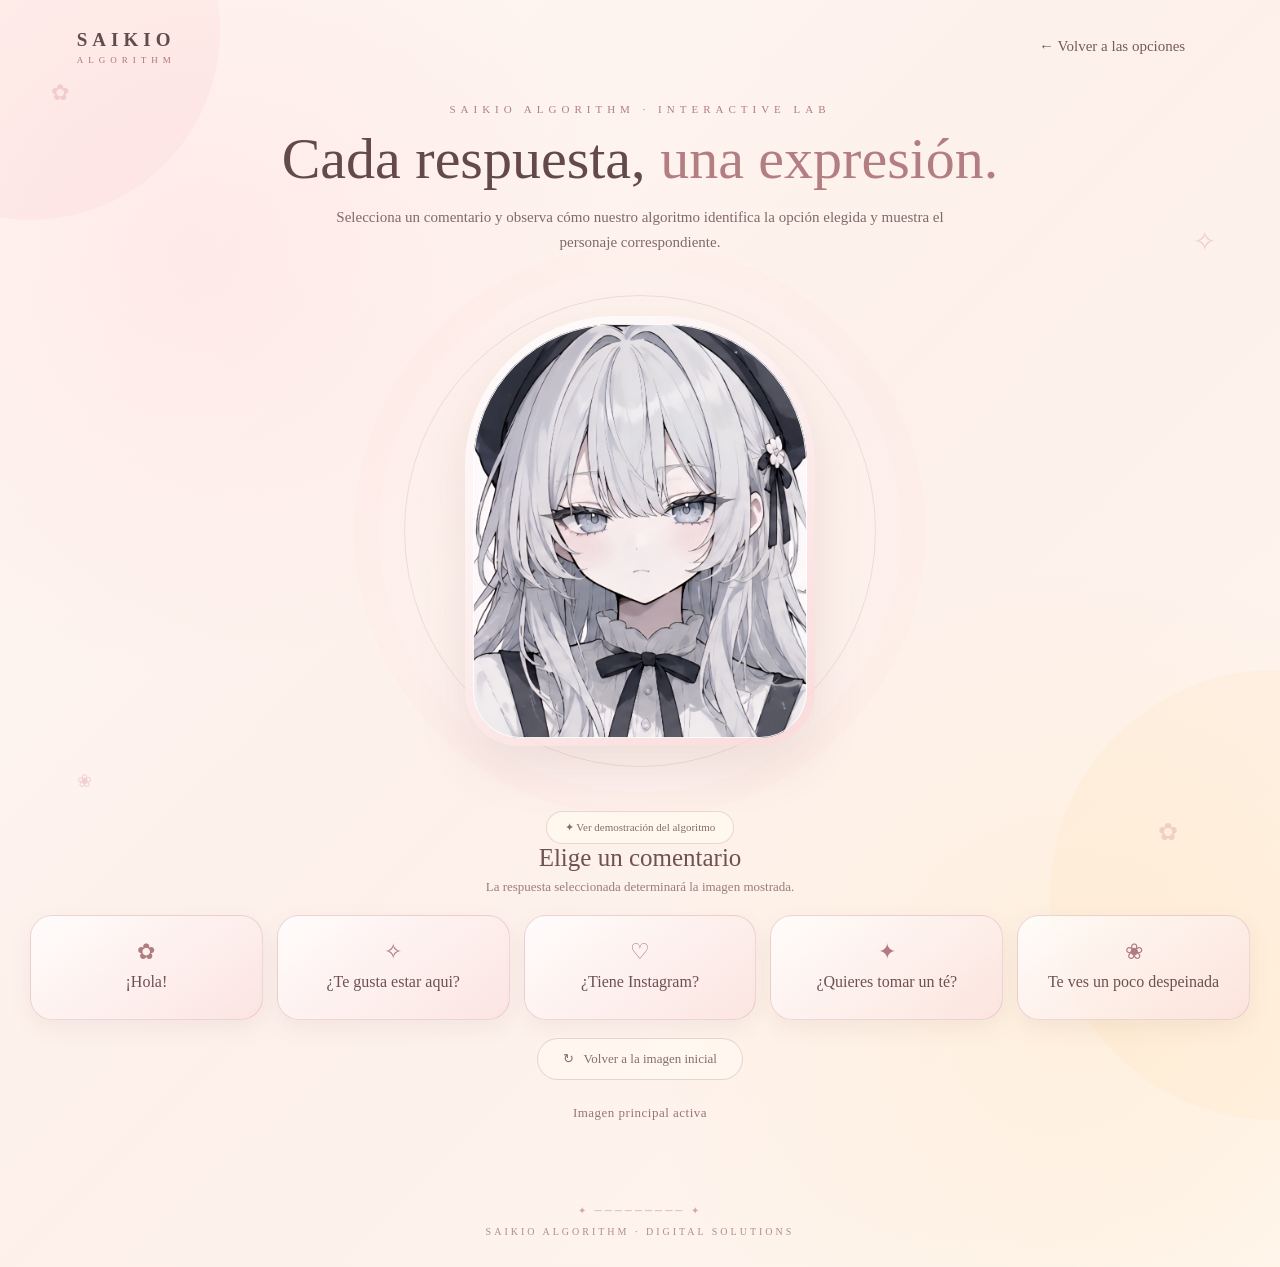
<file: algoritmo-personajes.html>
<!DOCTYPE html>
<html lang="es">

<head>
    <meta charset="UTF-8">
    <meta name="viewport" content="width=device-width, initial-scale=1.0">

    <title>Saikio Algorithm | Expresiones</title>

    <style>

        /* =====================================================
           CONFIGURACIÓN GENERAL
        ===================================================== */

        * {
            margin: 0;
            padding: 0;
            box-sizing: border-box;
        }

        html {
            scroll-behavior: smooth;
        }

        body {
            min-height: 100vh;
            font-family: Georgia, "Times New Roman", serif;

            background:
                radial-gradient(circle at 15% 20%,
                    rgba(255, 220, 225, 0.45),
                    transparent 28%),

                radial-gradient(circle at 85% 80%,
                    rgba(255, 229, 190, 0.35),
                    transparent 30%),

                linear-gradient(
                    135deg,
                    #fff8f2,
                    #fdf0eb,
                    #fff7ef
                );

            color: #654c4c;

            overflow-x: hidden;
        }


        /* =====================================================
           DECORACIONES DEL FONDO
        ===================================================== */

        body::before {
            content: "";
            position: fixed;

            width: 380px;
            height: 380px;

            border-radius: 50%;

            background: rgba(244, 190, 196, 0.16);

            top: -160px;
            left: -160px;

            z-index: -1;
        }

        body::after {
            content: "";
            position: fixed;

            width: 450px;
            height: 450px;

            border-radius: 50%;

            background: rgba(255, 219, 166, 0.14);

            right: -220px;
            bottom: -220px;

            z-index: -1;
        }


        /* =====================================================
           DECORACIONES SAKURA
        ===================================================== */

        .sakura {
            position: fixed;

            color: #e6aeb3;

            font-size: 22px;

            opacity: 0.5;

            pointer-events: none;

            z-index: 0;
        }

        .sakura-1 {
            top: 80px;
            left: 4%;
        }

        .sakura-2 {
            top: 25%;
            right: 5%;
            font-size: 28px;
        }

        .sakura-3 {
            bottom: 12%;
            left: 6%;
            font-size: 18px;
        }

        .sakura-4 {
            bottom: 6%;
            right: 8%;
            font-size: 24px;
        }


        /* =====================================================
           ENCABEZADO
        ===================================================== */

        header {
            width: 100%;

            padding: 28px 6%;

            display: flex;

            justify-content: space-between;
            align-items: center;

            position: relative;

            z-index: 5;
        }

        .logo {
            text-decoration: none;

            color: #634b4b;

            letter-spacing: 5px;

            font-size: 19px;

            font-weight: bold;
        }

        .logo span {
            display: block;

            font-size: 9px;

            letter-spacing: 5px;

            margin-top: 4px;

            font-weight: normal;

            color: #aa777b;
        }

        .back-button {
            text-decoration: none;

            color: #765b5b;

            font-size: 15px;

            padding: 10px 18px;

            border-radius: 30px;

            transition: 0.3s;
        }

        .back-button:hover {
            background: rgba(255,255,255,0.65);

            transform: translateX(-4px);
        }


        /* =====================================================
           CONTENEDOR PRINCIPAL
        ===================================================== */

        main {
            width: 100%;

            max-width: 1350px;

            margin: auto;

            padding: 10px 30px 50px;

            position: relative;

            z-index: 2;
        }


        /* =====================================================
           INTRODUCCIÓN
        ===================================================== */

        .intro {
            text-align: center;

            margin-bottom: 25px;
        }

        .small-title {
            color: #b17d82;

            font-size: 11px;

            letter-spacing: 5px;

            margin-bottom: 12px;
        }

        .intro h1 {
            font-size: clamp(34px, 5vw, 58px);

            font-weight: normal;

            color: #644949;

            line-height: 1.1;

            margin-bottom: 14px;
        }

        .intro h1 span {
            color: #b37e82;
        }

        .intro p {
            max-width: 620px;

            margin: auto;

            line-height: 1.7;

            color: #806969;

            font-size: 15px;
        }


        /* =====================================================
           ÁREA DE IMAGEN
        ===================================================== */

        .character-area {
            display: flex;

            justify-content: center;
            align-items: center;

            margin: 25px auto 30px;

            min-height: 500px;

            position: relative;
        }

        .character-area::before {
            content: "";

            position: absolute;

            width: 470px;
            height: 470px;

            border-radius: 50%;

            border: 1px solid rgba(190, 137, 142, 0.22);

            box-shadow:
                0 0 0 25px rgba(255,255,255,0.16),
                0 0 0 50px rgba(245,204,207,0.08);

            z-index: -1;
        }

        .image-frame {
            width: 350px;
            height: 430px;

            border-radius: 150px 150px 55px 55px;

            padding: 8px;

            background:
                linear-gradient(
                    145deg,
                    rgba(255,255,255,0.9),
                    rgba(247,207,210,0.65)
                );

            box-shadow:
                0 20px 50px rgba(130, 90, 90, 0.13);

            position: relative;

            overflow: hidden;
        }

        .image-frame::after {
            content: "";

            position: absolute;

            inset: 8px;

            border-radius: 142px 142px 47px 47px;

            border: 1px solid rgba(255,255,255,0.9);

            pointer-events: none;

            z-index: 3;
        }

        #personaje {
            width: 100%;
            height: 100%;

            object-fit: cover;

            border-radius: 142px 142px 47px 47px;

            display: block;
        }


/* =====================================================
   MINI DEMOSTRACIÓN DEL ALGORITMO
===================================================== */

.algorithm-demo {
    position: absolute;

    left: calc(50% + 190px);
    top: 50%;

    transform: translateY(-50%);

    width: 245px;
    min-height: 255px;

    padding: 20px 18px;

    border-radius: 24px;

    background:
        linear-gradient(
            145deg,
            rgba(255,255,255,0.88),
            rgba(252,229,225,0.78)
        );

    border: 1px solid rgba(190, 143, 147, 0.30);

    box-shadow:
        0 12px 30px rgba(130,90,90,0.10);

    opacity: 0;

    visibility: hidden;

    transition:
        opacity 0.35s ease,
        transform 0.35s ease,
        visibility 0.35s;

    z-index: 4;
}

.algorithm-demo.visible {
    opacity: 1;

    visibility: visible;

    transform:
        translateY(-50%)
        translateX(0);
}

.algorithm-title {
    text-align: center;

    font-size: 10px;

    letter-spacing: 3px;

    color: #b17d82;

    margin-bottom: 12px;
}

.algorithm-demo h3 {
    text-align: center;

    font-size: 17px;

    font-weight: normal;

    color: #705151;

    margin-bottom: 15px;
}

.algorithm-step {
    display: flex;

    align-items: center;

    gap: 9px;

    padding: 8px 10px;

    margin-bottom: 7px;

    border-radius: 12px;

    background: rgba(255,255,255,0.60);

    border: 1px solid rgba(205,153,158,0.16);

    font-size: 11px;

    color: #806969;

    transition: 0.3s;
}

.algorithm-step.active {
    background: rgba(249,211,215,0.65);

    color: #694e50;

    border-color: rgba(190,143,147,0.35);

    transform: translateX(3px);
}

.step-number {
    min-width: 21px;
    height: 21px;

    display: flex;

    align-items: center;
    justify-content: center;

    border-radius: 50%;

    background: rgba(255,255,255,0.85);

    color: #b17d82;

    font-size: 10px;

    font-weight: bold;
}

.algorithm-result {
    text-align: center;

    margin-top: 11px;

    font-size: 10px;

    color: #a17b7d;

    line-height: 1.5;
}


/* =====================================================
   BOTÓN PARA MOSTRAR EL ALGORITMO
===================================================== */

.algorithm-toggle-area {
    display: flex;

    justify-content: center;

    margin-top: 5px;
}

/* =====================================================
   MINI VISOR DEL CÓDIGO DEL ALGORITMO
===================================================== */

.algorithm-demo {
    position: absolute;

    left: calc(50% + 190px);
    top: 50%;

    transform: translateY(-50%);

    width: 270px;
    height: 285px;

    padding: 16px;

    border-radius: 22px;

    background:
        linear-gradient(
            145deg,
            rgba(255,255,255,0.92),
            rgba(252,229,225,0.82)
        );

    border: 1px solid rgba(190,143,147,0.30);

    box-shadow:
        0 12px 30px rgba(130,90,90,0.10);

    opacity: 0;

    visibility: hidden;

    transition:
        opacity 0.35s ease,
        transform 0.35s ease,
        visibility 0.35s;

    z-index: 4;

    overflow: hidden;
}

.algorithm-demo.visible {

    opacity: 1;

    visibility: visible;

    transform:
        translateY(-50%)
        translateX(0);
}


/* TÍTULO */

.algorithm-title {

    text-align: center;

    font-size: 9px;

    letter-spacing: 2.5px;

    color: #b17d82;

    margin-bottom: 5px;
}


.algorithm-demo h3 {

    text-align: center;

    font-size: 15px;

    font-weight: normal;

    color: #705151;

    margin-bottom: 10px;
}


/* VENTANA DEL CÓDIGO */

.code-window {

    width: 100%;

    height: 188px;

    padding: 12px 10px;

    border-radius: 14px;

    background: rgba(70,55,55,0.94);

    overflow: hidden;

    box-shadow:
        inset 0 0 15px rgba(0,0,0,0.12);
}


/* CADA LÍNEA */

.code-line {

    display: block;

    padding: 3px 5px;

    border-radius: 5px;

    font-family:
        "Courier New",
        monospace;

    font-size: 9px;

    line-height: 1.45;

    color: #f7eaea;

    white-space: pre;

    transition:
        background 0.3s,
        color 0.3s;
}


/* LÍNEA ACTIVA */

.code-line.active {

    background: rgba(247,205,210,0.30);

    color: #ffffff;
}


/* NÚMERO DE LÍNEA */

.line-number {

    display: inline-block;

    width: 20px;

    color: #bda5a5;

    user-select: none;
}


/* RESULTADO */

.algorithm-result {

    text-align: center;

    margin-top: 9px;

    font-size: 9px;

    color: #a17b7d;

    line-height: 1.4;
}


/* =====================================================
   BOTÓN
===================================================== */

.algorithm-toggle-area {

    display: flex;

    justify-content: center;

    margin-top: 5px;
}

.algorithm-toggle {

    border: 1px solid rgba(190,143,147,0.32);

    background: rgba(255,249,240,0.82);

    color: #896b6b;

    padding: 9px 18px;

    border-radius: 25px;

    cursor: pointer;

    font-family:
        Georgia,
        "Times New Roman",
        serif;

    font-size: 11px;

    transition: 0.3s;
}

.algorithm-toggle:hover {

    background: #fff;

    transform: translateY(-2px);

    box-shadow:
        0 7px 16px rgba(130,90,90,0.10);
}



        /* =====================================================
           ANIMACIONES DE LA IMAGEN
        ===================================================== */

        .fade-out {
            animation: desaparecer 0.20s ease forwards;
        }

        .bounce-in {
            animation: aparecerRebote 0.8s cubic-bezier(.22,1.4,.36,1);
        }

        @keyframes desaparecer {

            0% {
                opacity: 1;
                transform: scale(1);
            }

            100% {
                opacity: 0;
                transform: scale(0.94);
            }
        }

        @keyframes aparecerRebote {

            0% {
                opacity: 0;
                transform: scale(0.72) translateY(25px);
            }

            45% {
                opacity: 1;
                transform: scale(1.05) translateY(-7px);
            }

            70% {
                transform: scale(0.98) translateY(3px);
            }

            100% {
                opacity: 1;
                transform: scale(1) translateY(0);
            }
        }


        /* =====================================================
           TEXTO CENTRAL
        ===================================================== */

        .instruction {
            text-align: center;

            margin-bottom: 20px;
        }

        .instruction h2 {
            font-size: 25px;

            font-weight: normal;

            color: #705151;

            margin-bottom: 7px;
        }

        .instruction p {
            font-size: 13px;

            color: #997d7d;
        }


        /* =====================================================
           OPCIONES
        ===================================================== */

        .options {
            display: grid;

            grid-template-columns:
                repeat(5, 1fr);

            gap: 14px;

            margin-top: 20px;
        }

        .option {
            border: 1px solid rgba(205, 153, 158, 0.35);

            background:
                linear-gradient(
                    145deg,
                    rgba(255,255,255,0.78),
                    rgba(250,222,221,0.65)
                );

            border-radius: 22px;

            padding: 20px 12px;

            min-height: 105px;

            cursor: pointer;

            color: #6d5151;

            font-family: Georgia, "Times New Roman", serif;

            box-shadow:
                0 8px 22px rgba(130, 90, 90, 0.08);

            transition:
                transform 0.3s ease,
                box-shadow 0.3s ease,
                background 0.3s ease;
        }

        .option:hover {
            transform: translateY(-6px);

            box-shadow:
                0 14px 28px rgba(130, 90, 90, 0.14);

            background:
                linear-gradient(
                    145deg,
                    rgba(255,255,255,0.95),
                    rgba(249,211,215,0.8)
                );
        }

        .option:active {
            transform: translateY(-2px) scale(0.98);
        }

        .option .symbol {
            display: block;

            font-size: 22px;

            color: #b17b80;

            margin-bottom: 8px;
        }

        .option strong {
            display: block;

            font-size: 16px;

            font-weight: normal;

            margin-bottom: 5px;
        }

        .option small {
            display: block;

            font-size: 11px;

            color: #a48585;

            line-height: 1.4;
        }


        /* =====================================================
           BOTÓN IMAGEN INICIAL
        ===================================================== */

        .reset-area {
            display: flex;

            justify-content: center;

            margin-top: 18px;
        }

        .reset-button {
            border: 1px solid rgba(190, 143, 147, 0.35);

            background: rgba(255, 249, 240, 0.78);

            color: #896b6b;

            padding: 12px 25px;

            border-radius: 30px;

            cursor: pointer;

            font-family: Georgia, "Times New Roman", serif;

            font-size: 13px;

            transition: 0.3s;
        }

        .reset-button:hover {
            background: #fff;

            transform: translateY(-3px);

            box-shadow:
                0 8px 18px rgba(130,90,90,0.10);
        }


        /* =====================================================
           RESULTADO DEL ALGORITMO
        ===================================================== */

        .result {
            text-align: center;

            margin-top: 25px;

            min-height: 25px;

            color: #9a7477;

            font-size: 13px;

            letter-spacing: 0.5px;
        }

        #resultado {
            transition: opacity 0.3s ease;
        }


        /* =====================================================
           PIE DE PÁGINA
        ===================================================== */

        footer {
            text-align: center;

            padding: 25px 20px 30px;

            color: #b18c8c;

            font-size: 10px;

            letter-spacing: 3px;
        }

        footer::before {
            content: "✦  ─────────  ✦";

            display: block;

            margin-bottom: 10px;

            color: #d6a5a8;

            letter-spacing: 3px;
        }


        /* =====================================================
           RESPONSIVE — TABLET
        ===================================================== */

        @media (max-width: 900px) {

            .options {
                grid-template-columns:
                    repeat(3, 1fr);
            }

            .character-area {
                min-height: 390px;
            }

            .image-frame {
                width: 270px;
                height: 350px;
            }

        }


        /* =====================================================
           RESPONSIVE — CELULAR
        ===================================================== */

        @media (max-width: 600px) {

            header {
                padding: 20px 5%;
            }

            .logo {
                font-size: 15px;

                letter-spacing: 3px;
            }

            .logo span {
                font-size: 7px;

                letter-spacing: 3px;
            }

            .back-button {
                font-size: 12px;
            }

            main {
                padding:
                    5px 18px 35px;
            }

            .intro {
                margin-top: 10px;
            }

            .intro h1 {
                font-size: 35px;
            }

            .intro p {
                font-size: 13px;
            }

            .character-area {
                min-height: 350px;

                margin-top: 15px;
            }

            .character-area::before {
                width: 330px;
                height: 330px;
            }

            .image-frame {
                width: 220px;
                height: 290px;
            }

            .instruction h2 {
                font-size: 21px;
            }

            .options {
                grid-template-columns:
                    repeat(2, 1fr);

                gap: 10px;
            }

            .option {
                min-height: 100px;

                padding: 16px 8px;
            }

            .option strong {
                font-size: 14px;
            }

            .option small {
                font-size: 10px;
            }

            .reset-button {
                width: 100%;

                max-width: 280px;
            }

        }


        /* =====================================================
           CELULAR MUY PEQUEÑO
        ===================================================== */

        @media (max-width: 380px) {

            .options {
                grid-template-columns: 1fr;
            }

            .image-frame {
                width: 200px;
                height: 265px;
            }

        }

    </style>
</head>


<body>

    <!-- Decoraciones -->
    <div class="sakura sakura-1">✿</div>
    <div class="sakura sakura-2">✧</div>
    <div class="sakura sakura-3">❀</div>
    <div class="sakura sakura-4">✿</div>


    <!-- =====================================================
         ENCABEZADO
    ====================================================== -->

    <header>

        <a href="pagina web de saikio algorithm.html" class="logo">
            SAIKIO
            <span>ALGORITHM</span>
        </a>

        <a href="algoritmos.html" class="back-button">
            ← Volver a las opciones
        </a>

    </header>



    <!-- =====================================================
         CONTENIDO
    ====================================================== -->

    <main>


        <!-- INTRODUCCIÓN -->

        <section class="intro">

            <div class="small-title">
                SAIKIO ALGORITHM · INTERACTIVE LAB
            </div>

            <h1>
                Cada respuesta,
                <span>una expresión.</span>
            </h1>

            <p>
                Selecciona un comentario y observa cómo nuestro
                algoritmo identifica la opción elegida y muestra
                el personaje correspondiente.
            </p>

        </section>



        <!-- =================================================
             IMAGEN DEL PERSONAJE
        ================================================== -->

<section class="character-area">

    <div class="image-frame">

        <img
            id="personaje"
            src="personaje-inicial.png"
            alt="Personaje inicial"
        >

    </div>


    <!-- MINI DEMOSTRACIÓN DEL ALGORITMO -->

<!-- =================================================
     MINI VISOR DEL CÓDIGO
================================================== -->

<div
    class="algorithm-demo"
    id="algorithmDemo"
>

    <div class="algorithm-title">
        SAIKIO · ALGORITHM
    </div>

    <h3>
        Código de selección
    </h3>


    <div class="code-window">


        <span
            class="code-line"
            id="line1"
        ><span class="line-number">01</span>function cambiarPersonaje(opcion) {</span>


        <span
            class="code-line"
            id="line2"
        ><span class="line-number">02</span>    personaje.src =</span>


        <span
            class="code-line"
            id="line3"
        ><span class="line-number">03</span>        imagenes[opcion];</span>


        <span
            class="code-line"
            id="line4"
        ><span class="line-number">04</span></span>


        <span
            class="code-line"
            id="line5"
        ><span class="line-number">05</span>    resultado.textContent =</span>


        <span
            class="code-line"
            id="line6"
        ><span class="line-number">06</span>        nombres[opcion];</span>


        <span
            class="code-line"
            id="line7"
        ><span class="line-number">07</span>}</span>


    </div>


    <div
        class="algorithm-result"
        id="algorithmResult"
    >

        Selecciona una opción para ejecutar.

    </div>

</div>

</section>


<!-- =================================================
     BOTÓN DEL VISUALIZADOR
================================================== -->

<div class="algorithm-toggle-area">

    <button
        class="algorithm-toggle"
        id="algorithmToggle"
        onclick="mostrarAlgoritmo()"
    >

        ✦ Ver demostración del algoritmo

    </button>

</div>



        <!-- =================================================
             INSTRUCCIÓN
        ================================================== -->

        <section class="instruction">

            <h2>
                Elige un comentario
            </h2>

            <p>
                La respuesta seleccionada determinará la imagen mostrada.
            </p>

        </section>



        <!-- =================================================
             CINCO OPCIONES
        ================================================== -->

        <section class="options">


            <!-- OPCIÓN 1 -->

            <button
                class="option"
                onclick="cambiarPersonaje(1)"
            >

                <span class="symbol">✿</span>

                <strong>
                    ¡Hola!
                </strong>

            </button>



            <!-- OPCIÓN 2 -->

            <button
                class="option"
                onclick="cambiarPersonaje(2)"
            >

                <span class="symbol">✧</span>

                <strong>
                    ¿Te gusta estar aqui?
                </strong>

            </button>



            <!-- OPCIÓN 3 -->

            <button
                class="option"
                onclick="cambiarPersonaje(3)"
            >

                <span class="symbol">♡</span>

                <strong>
                    ¿Tiene Instagram?
                </strong>

            </button>



            <!-- OPCIÓN 4 -->

            <button
                class="option"
                onclick="cambiarPersonaje(4)"
            >

                <span class="symbol">✦</span>

                <strong>
                    ¿Quieres tomar un té?
                </strong>

            </button>



            <!-- OPCIÓN 5 -->

            <button
                class="option"
                onclick="cambiarPersonaje(5)"
            >

                <span class="symbol">❀</span>

                <strong>
                    Te ves un poco despeinada
                </strong>

            </button>

        </section>



        <!-- =================================================
             VOLVER A IMAGEN INICIAL
        ================================================== -->

        <div class="reset-area">

            <button
                class="reset-button"
                onclick="imagenInicial()"
            >

                ↻ &nbsp; Volver a la imagen inicial

            </button>

        </div>



        <!-- =================================================
             RESULTADO
        ================================================== -->

        <div class="result">

            <span id="resultado">
                Imagen principal activa
            </span>

        </div>


    </main>



    <!-- =====================================================
         FOOTER
    ====================================================== -->

    <footer>

        SAIKIO ALGORITHM · DIGITAL SOLUTIONS

    </footer>



    <!-- =====================================================
         JAVASCRIPT — ALGORITMO
    ====================================================== -->

    <script>


        /* =================================================
           1. OBTENER LA IMAGEN
        ================================================== */

        const personaje =
            document.getElementById("personaje");


        const resultado =
            document.getElementById("resultado");



        /* =================================================
           2. LAS 6 IMÁGENES DEL ALGORITMO
           
           0 = imagen inicial
           1 = respuesta 1
           2 = respuesta 2
           3 = respuesta 3
           4 = respuesta 4
           5 = respuesta 5
        ================================================== */

        const imagenes = {

            0: "personaje-inicial.png",

            1: "personaje-1.png",

            2: "personaje-2.png",

            3: "personaje-3.png",

            4: "personaje-4.png",

            5: "personaje-5.png"

        };



        /* =================================================
           3. NOMBRES DE LAS RESPUESTAS
        ================================================== */

        const nombres = {

            1: "¡Hola!",

            2: "¿Te gusta estar aqui?",

            3: "¿Tiene Instagram?",

            4: "¿Quieres tomar un té?",

            5: "Te ves un poco despeinada"

        };



        /* =================================================
           4. FUNCIÓN PRINCIPAL DEL ALGORITMO
        ================================================== */

        function cambiarPersonaje(opcion) {

            ejecutarDemostracion(opcion);


            /* ---------------------------------------------
               PASO 1:
               La imagen actual desaparece
            --------------------------------------------- */

            personaje.classList.remove("bounce-in");

            personaje.classList.add("fade-out");



            /* ---------------------------------------------
               PASO 2:
               Esperamos a que termine la desaparición
            --------------------------------------------- */

            setTimeout(function() {


                /* -----------------------------------------
                   PASO 3:
                   Seleccionamos la imagen correspondiente
                ------------------------------------------ */

                personaje.src =
                    imagenes[opcion];



                /* -----------------------------------------
                   PASO 4:
                   Cambiamos el texto del resultado
                ------------------------------------------ */

                resultado.textContent =
                    "Respuesta seleccionada: "
                    + nombres[opcion];



                /* -----------------------------------------
                   PASO 5:
                   Quitamos la animación anterior
                ------------------------------------------ */

                personaje.classList.remove("fade-out");



                /* -----------------------------------------
                   PASO 6:
                   La nueva imagen aparece con rebote
                ------------------------------------------ */

                void personaje.offsetWidth;

                personaje.classList.add("bounce-in");


            }, 250);

        }



        /* =================================================
           5. FUNCIÓN PARA VOLVER A LA IMAGEN INICIAL
        ================================================== */

        function imagenInicial() {


            personaje.classList.remove("bounce-in");

            personaje.classList.add("fade-out");


            setTimeout(function() {


                personaje.src =
                    imagenes[0];


                resultado.textContent =
                    "Imagen principal activa";


                personaje.classList.remove("fade-out");


                void personaje.offsetWidth;

                personaje.classList.add("bounce-in");


            }, 250);

        }


/* =================================================
   VISUALIZADOR DEL ALGORITMO
================================================= */

const algorithmDemo =
    document.getElementById("algorithmDemo");

const algorithmToggle =
    document.getElementById("algorithmToggle");

const algorithmResult =
    document.getElementById("algorithmResult");


function mostrarAlgoritmo() {

    const visible =
        algorithmDemo.classList.contains("visible");


    if (visible) {

        algorithmDemo.classList.remove("visible");

        algorithmToggle.textContent =
            "✦ Ver demostración del algoritmo";

    } else {

        algorithmDemo.classList.add("visible");

        algorithmToggle.textContent =
            "× Ocultar demostración";

    }

}


/* =================================================
   EJECUTAR DEMOSTRACIÓN DEL CÓDIGO
================================================= */

function ejecutarDemostracion(opcion) {

    const lineas = [
        "line1",
        "line2",
        "line3",
        "line5",
        "line6",
        "line7"
    ];


    /* Primero limpiamos las líneas */

    lineas.forEach(function(id) {

        document
            .getElementById(id)
            .classList.remove("active");

    });


    /* ---------------------------------------------
       PASO 1 — ENTRADA
    --------------------------------------------- */

    document
        .getElementById("line1")
        .classList.add("active");

    algorithmResult.textContent =
        "Entrada: opción " + opcion;


    /* ---------------------------------------------
       PASO 2 — SELECCIÓN
    --------------------------------------------- */

    setTimeout(function() {

        document
            .getElementById("line1")
            .classList.remove("active");

        document
            .getElementById("line2")
            .classList.add("active");

        document
            .getElementById("line3")
            .classList.add("active");

        algorithmResult.textContent =
            "Seleccionando imagen correspondiente...";

    }, 500);


    /* ---------------------------------------------
       PASO 3 — RESULTADO
    --------------------------------------------- */

    setTimeout(function() {

        document
            .getElementById("line2")
            .classList.remove("active");

        document
            .getElementById("line3")
            .classList.remove("active");

        document
            .getElementById("line5")
            .classList.add("active");

        document
            .getElementById("line6")
            .classList.add("active");

        algorithmResult.textContent =
            "Resultado: personaje-" + opcion + ".png";

    }, 1000);

}


    </script>


</body>
</html>
</file>
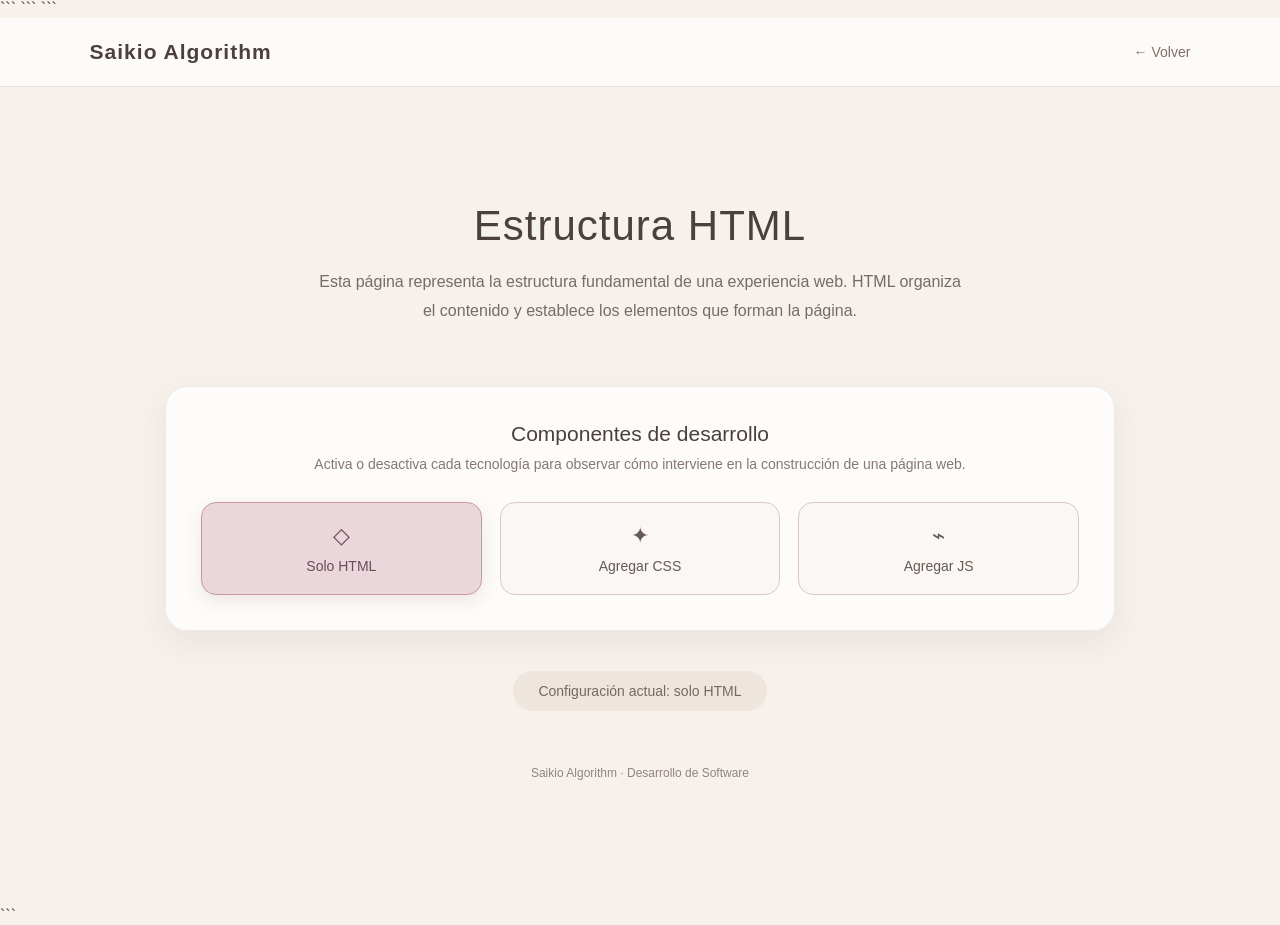
<file: herramientas.html>
<!DOCTYPE html>

<html lang="es">

<head>

```
<meta charset="UTF-8">
<meta name="viewport" content="width=device-width, initial-scale=1.0">

<title>Herramientas | Saikio Algorithm</title>


<style>

    /* =====================================================
       ESTILOS FIJOS DE LA PÁGINA DE HERRAMIENTAS
       ===================================================== */

    * {
        margin: 0;
        padding: 0;
        box-sizing: border-box;
    }

    body {
        min-height: 100vh;
        font-family: "Segoe UI", sans-serif;
        background: #f7f1eb;
        color: #4b403b;
        overflow-x: hidden;
    }


    /* =====================================================
       ENCABEZADO
       ===================================================== */

    header {
        padding: 22px 7%;
        background: rgba(255, 255, 255, 0.75);
        border-bottom: 1px solid rgba(120, 100, 90, 0.15);
        position: relative;
        z-index: 10;
    }

    .nav {
        display: flex;
        justify-content: space-between;
        align-items: center;
    }

    .logo {
        color: #4b403b;
        text-decoration: none;
        font-size: 21px;
        letter-spacing: 1px;
        font-weight: 600;
    }

    .volver {
        color: #806f66;
        text-decoration: none;
        font-size: 14px;
    }

    .volver:hover {
        color: #bd8494;
    }


    /* =====================================================
       FONDO DE DEMOSTRACIÓN
       ===================================================== */

    .zona-demo {
        min-height: calc(100vh - 80px);
        position: relative;
        padding: 60px 20px 80px;
        transition: all 0.5s ease;
    }


    /* =====================================================
       CONTENIDO DEL FONDO
       ===================================================== */

    .contenido-demo {
        width: 90%;
        max-width: 950px;
        margin: auto;
        text-align: center;
        transition: all 0.5s ease;
    }

    .contenido-demo h1 {
        font-size: 42px;
        font-weight: 500;
        margin-bottom: 18px;
        letter-spacing: 1px;
    }

    .contenido-demo .subtitulo {
        max-width: 650px;
        margin: auto;
        font-size: 16px;
        line-height: 1.8;
        color: #776b65;
    }


    /* =====================================================
       CUADRO DE BOTONES
       
       ESTE CUADRO NO CAMBIA.
       ===================================================== */

    .panel-control {
        width: 90%;
        max-width: 950px;
        margin: 40px auto;
        padding: 35px;

        background: rgba(255, 255, 255, 0.75);

        border: 1px solid rgba(130, 110, 100, 0.12);
        border-radius: 22px;

        box-shadow:
            0 12px 35px rgba(90, 70, 60, 0.08);

        position: relative;
        z-index: 5;
    }

    .panel-control h2 {
        text-align: center;
        font-weight: 500;
        margin-bottom: 10px;
        font-size: 21px;
    }

    .descripcion {
        text-align: center;
        color: #857872;
        font-size: 14px;
        margin-bottom: 30px;
    }


    /* =====================================================
       BOTONES
       ===================================================== */

    .botones {
        display: grid;
        grid-template-columns: repeat(3, 1fr);
        gap: 18px;
    }

    .boton {
        padding: 20px;
        border-radius: 15px;

        border: 1px solid #d8c9c3;
        background: #faf7f4;

        color: #665a54;

        cursor: pointer;

        font-family: inherit;
        font-size: 14px;

        transition: all 0.3s ease;
    }

    .boton:hover {
        transform: translateY(-2px);
        border-color: #cda5ae;
    }

    .boton.activo {
        background: #ead6db;
        border-color: #c998a4;
        color: #684d55;

        box-shadow:
            0 6px 18px rgba(150, 100, 115, 0.15);
    }

    .icono {
        display: block;
        font-size: 22px;
        margin-bottom: 9px;
    }


    /* =====================================================
       MENSAJE DE ESTADO
       ===================================================== */

    .estado {
        width: fit-content;
        max-width: 90%;

        margin: 0 auto 25px;

        padding: 12px 25px;

        border-radius: 30px;

        background: #eee5df;
        color: #766963;

        text-align: center;
        font-size: 14px;

        transition: all 0.4s ease;
    }

    .estado.completo {
        background: #ead8dc;
        color: #694f57;

        box-shadow:
            0 5px 20px rgba(130, 90, 100, 0.12);
    }


    /* =====================================================
       ELEMENTOS QUE CAMBIARÁN
       ===================================================== */

    .resultado {
        width: 90%;
        max-width: 950px;

        margin: 35px auto 0;

        transition: all 0.5s ease;
    }


    /* SOLO HTML */

    .modo-html {
        background: transparent;
        border: none;
        padding: 20px;
    }

    .modo-html .elemento-decorativo {
        display: none;
    }


    /* HTML + CSS */

    .modo-css {
        background: rgba(255, 255, 255, 0.75);
        border-radius: 25px;
        padding: 45px;
        border: 1px solid rgba(130, 110, 100, 0.12);

        box-shadow:
            0 15px 40px rgba(90, 70, 60, 0.08);
    }

    .modo-css .elemento-decorativo {
        display: block;
    }


    /* =====================================================
       DECORACIÓN
       ===================================================== */

    .elemento-decorativo {
        display: none;
        transition: all 0.5s ease;
    }

    .flor {
        font-size: 25px;
        margin-bottom: 20px;
        opacity: 0.75;
    }

    .linea {
        width: 70px;
        height: 1px;
        background: #d6b7bd;
        margin: 25px auto;
    }


    /* =====================================================
       JAVASCRIPT ACTIVO
       ===================================================== */

    .js-indicador {
        display: none;
        margin-top: 25px;
        padding: 15px 22px;
        border-radius: 14px;
        background: #f0e3d9;
        color: #735e54;
        font-size: 14px;
    }

    .js-activo .js-indicador {
        display: block;
    }


    /* =====================================================
       PIE
       ===================================================== */

    footer {
        text-align: center;
        padding: 30px 20px;
        color: #91837d;
        font-size: 12px;
    }


    /* =====================================================
       RESPONSIVE
       ===================================================== */

    @media (max-width: 700px) {

        .botones {
            grid-template-columns: 1fr;
        }

        .contenido-demo h1 {
            font-size: 31px;
        }

        .panel-control {
            padding: 25px;
        }

    }

</style>
```

</head>

<body>

```
<!-- =====================================================
     ENCABEZADO
     ===================================================== -->

<header>

    <div class="nav">

        <a href="index.html" class="logo">
            Saikio Algorithm
        </a>

        <a href="index.html" class="volver">
            ← Volver
        </a>

    </div>

</header>



<!-- =====================================================
     ZONA DE DEMOSTRACIÓN
     ===================================================== -->

<main class="zona-demo">


    <!-- =================================================
         CONTENIDO DEL FONDO
         ================================================= -->

    <section class="contenido-demo">

        <div class="resultado" id="resultado">


            <div class="elemento-decorativo flor">
                ✦　❀　✦
            </div>


            <h1 id="titulo">
                Estructura HTML
            </h1>


            <p class="subtitulo" id="descripcion">

                Esta página representa la estructura fundamental
                de una experiencia web. HTML organiza el contenido
                y establece los elementos que forman la página.

            </p>


            <div class="elemento-decorativo linea"></div>


            <div
                class="js-indicador"
                id="jsIndicador">

                JavaScript se encuentra activo.
                La página ahora puede responder a las acciones
                del usuario e incorporar comportamiento dinámico.

            </div>


        </div>

    </section>



    <!-- =================================================
         PANEL DE CONTROL

         ESTE PANEL SIEMPRE PERMANECE IGUAL
         ================================================= -->

    <section class="panel-control">

        <h2>
            Componentes de desarrollo
        </h2>


        <p class="descripcion">

            Activa o desactiva cada tecnología para observar
            cómo interviene en la construcción de una página web.

        </p>


        <div class="botones">


            <!-- SOLO HTML -->

            <button
                class="boton activo"
                id="btnHTML"
                onclick="soloHTML()">

                <span class="icono">
                    ◇
                </span>

                Solo HTML

            </button>



            <!-- CSS -->

            <button
                class="boton"
                id="btnCSS"
                onclick="alternarCSS()">

                <span class="icono">
                    ✦
                </span>

                Agregar CSS

            </button>



            <!-- JAVASCRIPT -->

            <button
                class="boton"
                id="btnJS"
                onclick="alternarJS()">

                <span class="icono">
                    ⌁
                </span>

                Agregar JS

            </button>


        </div>

    </section>



    <!-- =================================================
         ESTADO

         TAMBIÉN ESTÁ FUERA DEL PANEL
         ================================================= -->

    <div
        class="estado"
        id="estado">

        Configuración actual: solo HTML

    </div>


    <footer>

        Saikio Algorithm · Desarrollo de Software

    </footer>


</main>



<!-- =====================================================
     JAVASCRIPT DE LA PÁGINA
     ===================================================== -->

<script>


    /* =================================================
       ESTADOS
       ================================================= */

    let cssActivo = false;
    let jsActivo = false;



    /* =================================================
       ELEMENTOS
       ================================================= */

    const btnHTML =
        document.getElementById("btnHTML");

    const btnCSS =
        document.getElementById("btnCSS");

    const btnJS =
        document.getElementById("btnJS");

    const estado =
        document.getElementById("estado");

    const resultado =
        document.getElementById("resultado");

    const titulo =
        document.getElementById("titulo");

    const descripcion =
        document.getElementById("descripcion");

    const jsIndicador =
        document.getElementById("jsIndicador");



    /* =================================================
       SOLO HTML
       ================================================= */

    function soloHTML() {

        cssActivo = false;
        jsActivo = false;

        actualizarPagina();

    }



    /* =================================================
       AGREGAR / QUITAR CSS
       ================================================= */

    function alternarCSS() {

        cssActivo = !cssActivo;

        actualizarPagina();

    }



    /* =================================================
       AGREGAR / QUITAR JAVASCRIPT
       ================================================= */

    function alternarJS() {

        jsActivo = !jsActivo;

        actualizarPagina();

    }



    /* =================================================
       ACTUALIZAR LA PÁGINA
       ================================================= */

    function actualizarPagina() {


        /* =============================================
           BOTÓN HTML
           ============================================= */

        btnHTML.classList.add("activo");



        /* =============================================
           BOTÓN CSS
           ============================================= */

        if (cssActivo) {

            btnCSS.classList.add("activo");

        } else {

            btnCSS.classList.remove("activo");

        }



        /* =============================================
           BOTÓN JS
           ============================================= */

        if (jsActivo) {

            btnJS.classList.add("activo");

        } else {

            btnJS.classList.remove("activo");

        }



        /* =============================================
           QUITAR ESTILOS DE DEMOSTRACIÓN
           ============================================= */

        resultado.classList.remove("modo-html");
        resultado.classList.remove("modo-css");

        resultado.classList.remove("js-activo");



        /* =============================================
           SOLO HTML
           ============================================= */

        if (!cssActivo && !jsActivo) {

            resultado.classList.add("modo-html");

            titulo.textContent =
                "Estructura HTML";

            descripcion.textContent =
                "Esta página representa la estructura fundamental de una experiencia web. HTML organiza el contenido y establece los elementos que forman la página.";

            estado.textContent =
                "Configuración actual: solo HTML";

            estado.classList.remove("completo");

        }



        /* =============================================
           HTML + CSS
           ============================================= */

        else if (cssActivo && !jsActivo) {

            resultado.classList.add("modo-css");

            titulo.textContent =
                "HTML + CSS";

            descripcion.textContent =
                "CSS transforma la estructura básica mediante estilos, distribución, tipografía y elementos visuales que permiten construir una presentación más definida y armoniosa.";

            estado.textContent =
                "HTML y CSS se encuentran activos.";

            estado.classList.remove("completo");

        }



        /* =============================================
           HTML + JS
           ============================================= */

        else if (!cssActivo && jsActivo) {

            resultado.classList.add("modo-html");

            resultado.classList.add("js-activo");

            titulo.textContent =
                "HTML + JavaScript";

            descripcion.textContent =
                "JavaScript incorpora comportamiento e interacción, permitiendo que los elementos de una página respondan dinámicamente a las acciones del usuario.";

            estado.textContent =
                "HTML y JavaScript se encuentran activos.";

            estado.classList.remove("completo");

        }



        /* =============================================
           HTML + CSS + JS
           ============================================= */

        else {

            resultado.classList.add("modo-css");

            resultado.classList.add("js-activo");

            titulo.textContent =
                "Experiencia web completa";

            descripcion.textContent =
                "HTML proporciona la estructura, CSS define la presentación visual y JavaScript incorpora interacción y comportamiento dinámico.";

            estado.textContent =
                "La experiencia completa se encuentra activada.";

            estado.classList.add("completo");

        }

    }



    /* =================================================
       ESTADO INICIAL
       ================================================= */

    actualizarPagina();


</script>
```

</body>

</html>
</file>
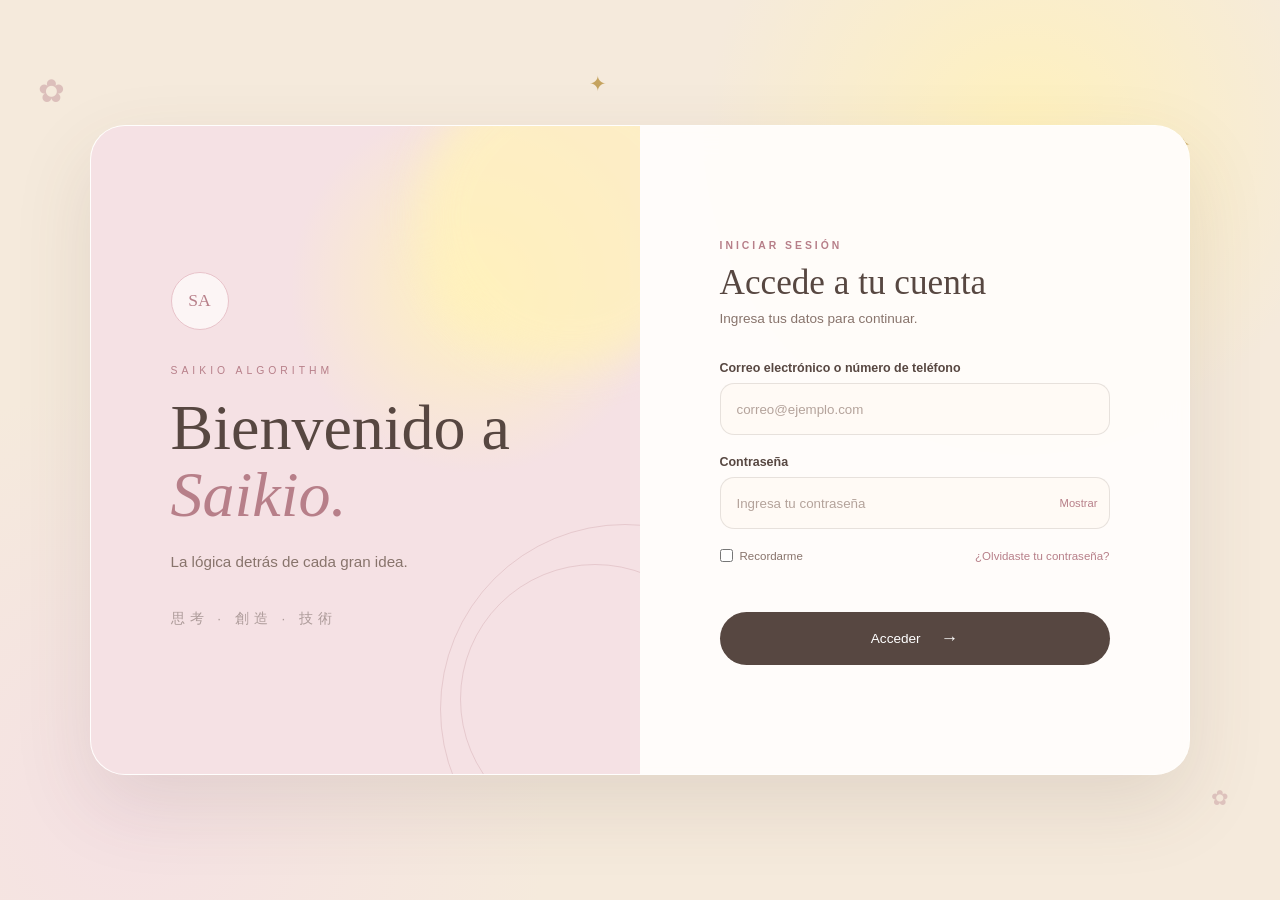
<file: login saikio algorithm.html>
<!DOCTYPE html>
<html lang="es">

<head>

    <meta charset="UTF-8">

    <meta
        name="viewport"
        content="width=device-width, initial-scale=1.0">

    <title>Acceder | Saikio Algorithm</title>

    <link
        rel="stylesheet"
        href="login.css">

</head>


<body>


    <!-- DECORACIONES -->

    <div class="decoration flower-one">✿</div>

    <div class="decoration flower-two">✿</div>

    <div class="decoration sparkle-one">✦</div>

    <div class="decoration sparkle-two">✧</div>


    <!-- CONTENEDOR PRINCIPAL -->

    <main class="login-container">


        <!-- PARTE VISUAL -->

        <section class="welcome-side">


            <div class="welcome-content">

                <div class="mini-logo">
                    SA
                </div>


                <span class="welcome-label">
                    SAIKIO ALGORITHM
                </span>


                <h1>
                    Bienvenido a
                    <em>Saikio.</em>
                </h1>


                <p>
                    La lógica detrás de cada gran idea.
                </p>


                <div class="japanese-text">
                    思考 · 創造 · 技術
                </div>

            </div>


            <!-- CÍRCULOS DECORATIVOS -->

            <div class="soft-circle circle-a"></div>

            <div class="soft-circle circle-b"></div>

            <div class="soft-light"></div>


        </section>



        <!-- FORMULARIO -->

        <section class="login-side">


            <div class="login-box">


                <div class="login-header">

                    <span>
                        INICIAR SESIÓN
                    </span>

                    <h2>
                        Accede a tu cuenta
                    </h2>

                    <p>
                        Ingresa tus datos para continuar.
                    </p>

                </div>



                <form id="loginForm">


                    <!-- CORREO / TELÉFONO -->

                    <div class="input-group">

                        <label for="user">

                            Correo electrónico
                            o número de teléfono

                        </label>


                        <input
                            type="text"
                            id="user"
                            placeholder="correo@ejemplo.com"
                            autocomplete="username"
                            required>

                    </div>



                    <!-- CONTRASEÑA -->

                    <div class="input-group">

                        <label for="password">

                            Contraseña

                        </label>


                        <div class="password-container">

                            <input
                                type="password"
                                id="password"
                                placeholder="Ingresa tu contraseña"
                                autocomplete="current-password"
                                required>


                            <button
                                type="button"
                                id="showPassword"
                                class="show-password">

                                Mostrar

                            </button>

                        </div>

                    </div>



                    <!-- OPCIONES -->

                    <div class="login-options">


                        <label class="remember">

                            <input
                                type="checkbox"
                                id="remember">

                            <span>
                                Recordarme
                            </span>

                        </label>


                        <a href="#"
                           onclick="forgotPassword(event)">

                            ¿Olvidaste tu contraseña?

                        </a>


                    </div>



                    <!-- MENSAJE DE ERROR -->

                    <p
                        id="errorMessage"
                        class="error-message">
                    </p>



                    <!-- BOTÓN -->

                    <button
                        type="submit"
                        class="login-button">

                        Acceder

                        <span>
                            →
                        </span>

                    </button>


                </form>




            </div>


        </section>

    </main>


    <script src="login.js"></script>

</body>

</html>
</file>
<file: login.css>
/* ==========================================================
   SAIKIO ALGORITHM
   PÁGINA DE INICIO DE SESIÓN
========================================================== */


/* ==========================================================
   COLORES
   AQUÍ PUEDES CAMBIAR TODA LA PALETA
========================================================== */

:root {

    --beige: #f5eadc;

    --cream: #fffaf5;

    --white: #fffdfb;

    --pink: #e8c3ca;

    --pink-light: #f5e1e4;

    --pink-dark: #b77f89;

    --yellow: #f2d68b;

    --yellow-light: #fff1bd;

    --brown: #574741;

    --brown-light: #88746c;

    --line: rgba(87, 71, 65, .14);

}


/* ==========================================================
   GENERAL
========================================================== */

* {

    margin: 0;

    padding: 0;

    box-sizing: border-box;

}


body {

    min-height: 100vh;

    display: flex;

    align-items: center;

    justify-content: center;

    background:

        radial-gradient(
            circle at 80% 15%,
            var(--yellow-light),
            transparent 25%
        ),

        radial-gradient(
            circle at 10% 90%,
            var(--pink-light),
            transparent 30%
        ),

        var(--beige);

    color: var(--brown);

    font-family:
        "Segoe UI",
        Arial,
        sans-serif;

    overflow: hidden;

}


button,
input {

    font-family: inherit;

}


a {

    text-decoration: none;

    color: inherit;

}



/* ==========================================================
   CONTENEDOR
========================================================== */

.login-container {

    position: relative;

    z-index: 5;

    width: min(
        1100px,
        92%
    );

    min-height: 650px;

    display: grid;

    grid-template-columns:
        1fr 1fr;

    background:
        rgba(
            255,
            253,
            251,
            .75
        );

    border:
        1px solid
        rgba(
            255,
            255,
            255,
            .8
        );

    border-radius: 35px;

    overflow: hidden;

    box-shadow:
        0 30px 80px
        rgba(
            90,
            67,
            57,
            .12
        );

    backdrop-filter:
        blur(15px);

}



/* ==========================================================
   LADO DE BIENVENIDA
========================================================== */

.welcome-side {

    position: relative;

    display: flex;

    align-items: center;

    justify-content: center;

    overflow: hidden;

    padding: 60px;

    background:

        radial-gradient(
            circle at 70% 25%,
            var(--yellow-light),
            transparent 30%
        ),

        var(--pink-light);

}


.welcome-content {

    position: relative;

    z-index: 5;

    max-width: 390px;

}


.mini-logo {

    width: 58px;

    height: 58px;

    display: grid;

    place-items: center;

    margin-bottom: 35px;

    border-radius: 50%;

    background:
        rgba(
            255,
            253,
            251,
            .75
        );

    border:
        1px solid
        var(--pink);

    color:
        var(--pink-dark);

    font-family:
        Georgia,
        serif;

    font-size: 1.1rem;

}


.welcome-label {

    display: block;

    margin-bottom: 18px;

    color:
        var(--pink-dark);

    font-size: .65rem;

    letter-spacing: 4px;

}


.welcome-content h1 {

    font-family:
        Georgia,
        "Times New Roman",
        serif;

    font-weight: 400;

    font-size:
        clamp(
            3rem,
            5vw,
            5rem
        );

    line-height: 1.05;

}


.welcome-content h1 em {

    color:
        var(--pink-dark);

    font-style: italic;

}


.welcome-content > p {

    margin-top: 25px;

    color:
        var(--brown-light);

    font-size: .95rem;

}


.japanese-text {

    margin-top: 40px;

    color:
        rgba(
            87,
            71,
            65,
            .45
        );

    font-size: .85rem;

    letter-spacing: 5px;

}



/* ==========================================================
   DECORACIÓN DEL LADO IZQUIERDO
========================================================== */

.soft-light {

    position: absolute;

    width: 300px;

    height: 300px;

    right: -80px;

    top: -60px;

    border-radius: 50%;

    background:
        var(--yellow-light);

    filter:
        blur(20px);

    opacity: .8;

}


.soft-circle {

    position: absolute;

    border-radius: 50%;

    border:
        1px solid
        rgba(
            183,
            127,
            137,
            .25
        );

}


.circle-a {

    width: 370px;

    height: 370px;

    right: -170px;

    bottom: -120px;

}


.circle-b {

    width: 270px;

    height: 270px;

    right: -90px;

    bottom: -60px;

}


.decoration {

    position: fixed;

    z-index: 1;

    pointer-events: none;

}


.flower-one {

    left: 3%;

    top: 8%;

    color:
        rgba(
            183,
            127,
            137,
            .4
        );

    font-size: 2rem;

}


.flower-two {

    right: 4%;

    bottom: 10%;

    color:
        rgba(
            183,
            127,
            137,
            .35
        );

    font-size: 1.3rem;

}


.sparkle-one {

    left: 46%;

    top: 8%;

    color:
        #c5a35f;

    font-size: 1.3rem;

}


.sparkle-two {

    right: 7%;

    top: 15%;

    color:
        #c5a35f;

}



/* ==========================================================
   FORMULARIO
========================================================== */

.login-side {

    display: flex;

    align-items: center;

    justify-content: center;

    padding: 55px;

    background:
        rgba(
            255,
            253,
            251,
            .9
        );

}


.login-box {

    width: 100%;

    max-width: 390px;

}


.login-header {

    margin-bottom: 35px;

}


.login-header > span {

    color:
        var(--pink-dark);

    font-size: .65rem;

    font-weight: 700;

    letter-spacing: 3px;

}


.login-header h2 {

    margin-top: 10px;

    font-family:
        Georgia,
        serif;

    font-size: 2.2rem;

    font-weight: 400;

}


.login-header p {

    margin-top: 8px;

    color:
        var(--brown-light);

    font-size: .85rem;

}



/* ==========================================================
   INPUTS
========================================================== */

.input-group {

    margin-bottom: 20px;

}


.input-group label {

    display: block;

    margin-bottom: 8px;

    font-size: .78rem;

    font-weight: 600;

}


.input-group input {

    width: 100%;

    height: 52px;

    padding:
        0 16px;

    border:
        1px solid
        var(--line);

    border-radius: 14px;

    outline: none;

    background:
        var(--cream);

    color:
        var(--brown);

    transition: .25s;

}


.input-group input::placeholder {

    color:
        #b4a39b;

}


.input-group input:focus {

    border-color:
        var(--pink-dark);

    box-shadow:
        0 0 0 3px
        rgba(
            183,
            127,
            137,
            .08
        );

}



/* ==========================================================
   CONTRASEÑA
========================================================== */

.password-container {

    position: relative;

}


.password-container input {

    padding-right: 80px;

}


.show-password {

    position: absolute;

    right: 12px;

    top: 50%;

    transform:
        translateY(-50%);

    border: none;

    background: none;

    color:
        var(--pink-dark);

    font-size: .7rem;

}



/* ==========================================================
   OPCIONES
========================================================== */

.login-options {

    display: flex;

    align-items: center;

    justify-content: space-between;

    margin:
        5px 0 25px;

    font-size: .72rem;

}


.remember {

    display: flex;

    align-items: center;

    gap: 7px;

    color:
        var(--brown-light);

}


.remember input {

    accent-color:
        var(--pink-dark);

}


.login-options a {

    color:
        var(--pink-dark);

}


.login-options a:hover {

    text-decoration:
        underline;

}



/* ==========================================================
   BOTÓN
========================================================== */

.login-button {

    width: 100%;

    height: 53px;

    display: flex;

    align-items: center;

    justify-content: center;

    gap: 20px;

    border: none;

    border-radius: 50px;

    background:
        var(--brown);

    color: white;

    font-size: .85rem;

    transition: .25s;

}


.login-button span {

    font-size: 1.1rem;

}


.login-button:hover {

    transform:
        translateY(-2px);

    box-shadow:
        0 12px 25px
        rgba(
            87,
            71,
            65,
            .16
        );

}



/* ==========================================================
   ERROR
========================================================== */

.error-message {

    min-height: 20px;

    margin:
        -10px 0 15px;

    color:
        #a45e69;

    font-size: .75rem;

}



/* ==========================================================
   REGISTRO
========================================================== */

.register {

    margin-top: 30px;

    padding-top: 25px;

    border-top:
        1px solid
        var(--line);

    text-align: center;

    font-size: .75rem;

    color:
        var(--brown-light);

}


.register a {

    margin-left: 5px;

    color:
        var(--pink-dark);

    font-weight: 600;

}


.register a:hover {

    text-decoration:
        underline;

}



/* ==========================================================
   RESPONSIVE
========================================================== */

@media (max-width: 800px) {


    body {

        overflow: auto;

        padding: 30px 0;

    }


    .login-container {

        grid-template-columns:
            1fr;

        min-height: auto;

    }


    .welcome-side {

        min-height: 330px;

        padding: 45px;

        justify-content:
            flex-start;

    }


    .welcome-content h1 {

        font-size: 3rem;

    }


    .login-side {

        padding: 45px 30px;

    }

}


@media (max-width: 480px) {


    .login-container {

        width: 94%;

        border-radius: 25px;

    }


    .welcome-side {

        min-height: 290px;

        padding: 35px;

    }


    .welcome-content h1 {

        font-size: 2.5rem;

    }


    .login-side {

        padding: 35px 25px;

    }


    .login-options {

        align-items:
            flex-start;

        gap: 10px;

    }

}
</file>
